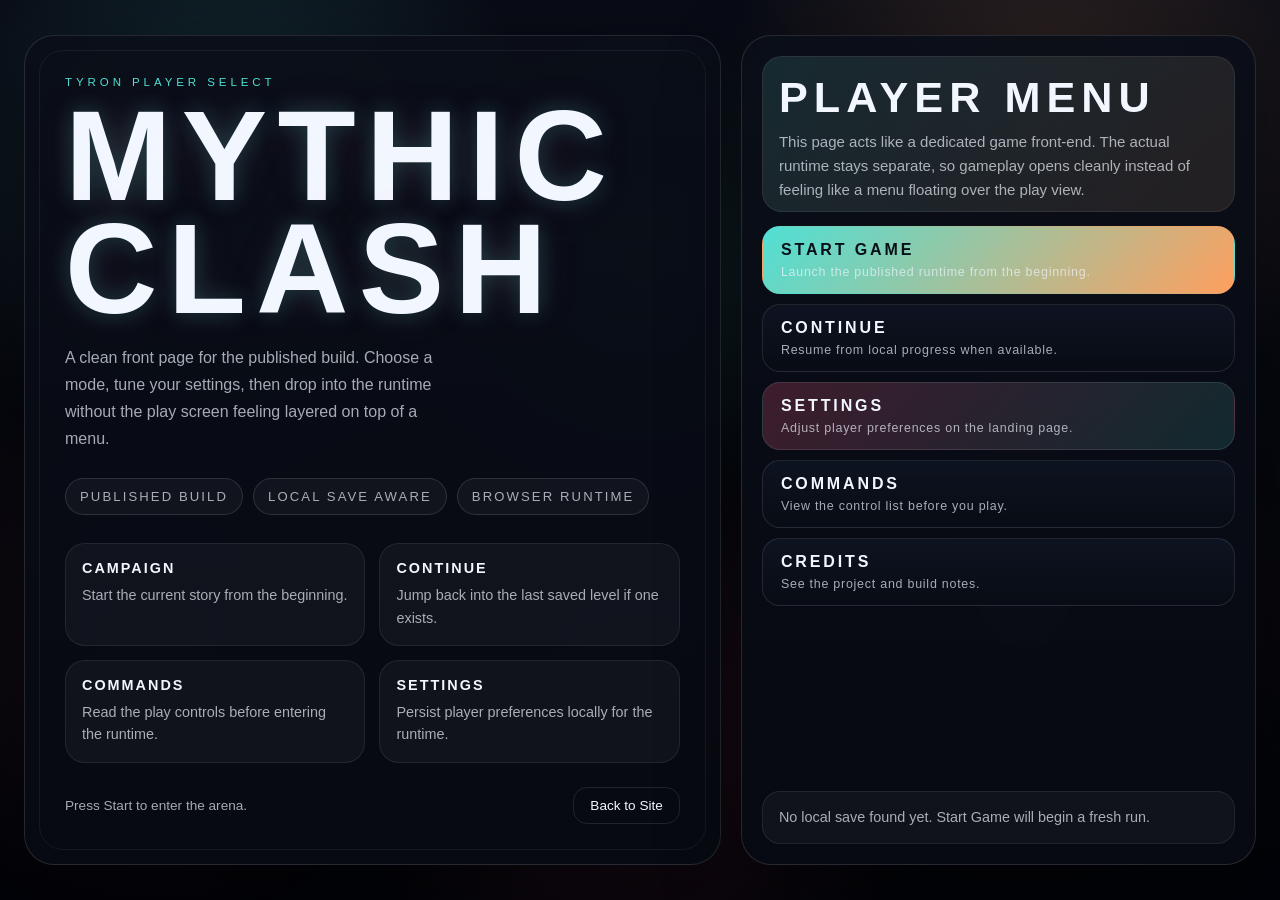
<file: player.html>
<!doctype html>
<html lang="en">
  <head>
    <meta charset="utf-8" />
    <meta name="viewport" content="width=device-width, initial-scale=1" />
    <meta
      name="description"
      content="Tyron player landing page with a MUGEN-style start screen for launching the published runtime."
    />
    <meta name="theme-color" content="#05070d" />
    <title>Tyron Player</title>
    <style>
      :root {
        color-scheme: dark;
        --bg: #05070d;
        --panel: rgba(10, 14, 24, 0.88);
        --panel-soft: rgba(14, 20, 34, 0.72);
        --text: #f2f6ff;
        --muted: rgba(242, 246, 255, 0.68);
        --accent: #4fe0d5;
        --accent-2: #ff9f5e;
        --accent-3: #ff5b8a;
        --stroke: rgba(255, 255, 255, 0.12);
        --shadow: 0 24px 80px rgba(0, 0, 0, 0.45);
        font-family: "Manrope", "Segoe UI", sans-serif;
      }

      * {
        box-sizing: border-box;
        margin: 0;
        padding: 0;
      }

      html,
      body {
        min-height: 100%;
        background:
          radial-gradient(circle at 18% 18%, rgba(79, 224, 213, 0.16), transparent 24%),
          radial-gradient(circle at 82% 12%, rgba(255, 159, 94, 0.16), transparent 25%),
          radial-gradient(circle at 50% 82%, rgba(255, 91, 138, 0.1), transparent 30%),
          linear-gradient(180deg, #090c16 0%, #05070d 56%, #020308 100%);
        color: var(--text);
        overflow: hidden;
      }

      body::before {
        content: "";
        position: fixed;
        inset: 0;
        pointer-events: none;
        background:
          linear-gradient(rgba(255, 255, 255, 0.03) 1px, transparent 1px),
          linear-gradient(90deg, rgba(255, 255, 255, 0.03) 1px, transparent 1px);
        background-size: 56px 56px;
        opacity: 0.15;
        mask-image: linear-gradient(180deg, rgba(0, 0, 0, 0.95), transparent 120%);
      }

      body::after {
        content: "";
        position: fixed;
        inset: 0;
        pointer-events: none;
        background: linear-gradient(180deg, transparent, rgba(0, 0, 0, 0.12), transparent);
        background-size: 100% 8px;
        opacity: 0.45;
        mix-blend-mode: screen;
      }

      button,
      a {
        font: inherit;
      }

      .player-shell {
        position: relative;
        min-height: 100vh;
        padding: 24px;
        display: grid;
        place-items: center;
      }

      .player-stage {
        width: min(100%, 1280px);
        display: grid;
        grid-template-columns: minmax(0, 1.15fr) minmax(320px, 0.85fr);
        gap: 20px;
        align-items: stretch;
      }

      .player-hero,
      .player-menu,
      .player-modal {
        border: 1px solid var(--stroke);
        background: linear-gradient(180deg, rgba(10, 14, 24, 0.92), rgba(7, 10, 18, 0.96));
        box-shadow: var(--shadow);
        backdrop-filter: blur(18px);
      }

      .player-hero {
        border-radius: 30px;
        padding: clamp(24px, 4vw, 40px);
        display: flex;
        flex-direction: column;
        justify-content: space-between;
        min-height: min(82vh, 860px);
        overflow: hidden;
        position: relative;
      }

      .player-hero::before {
        content: "";
        position: absolute;
        inset: 14px;
        border-radius: 24px;
        border: 1px solid rgba(255, 255, 255, 0.06);
        pointer-events: none;
      }

      .player-kicker {
        color: var(--accent);
        text-transform: uppercase;
        letter-spacing: 0.34em;
        font-size: 0.72rem;
      }

      .player-title {
        margin-top: 12px;
        font-family: "Impact", "Haettenschweiler", "Arial Narrow Bold", sans-serif;
        font-size: clamp(3.8rem, 10vw, 8rem);
        line-height: 0.88;
        letter-spacing: 0.08em;
        text-transform: uppercase;
        text-shadow:
          0 0 22px rgba(79, 224, 213, 0.22),
          0 0 44px rgba(255, 91, 138, 0.12);
      }

      .player-subtitle {
        margin-top: 18px;
        max-width: 44ch;
        color: var(--muted);
        line-height: 1.7;
        font-size: 1rem;
      }

      .player-strip {
        margin-top: 26px;
        display: flex;
        flex-wrap: wrap;
        gap: 10px;
      }

      .chip {
        display: inline-flex;
        align-items: center;
        gap: 8px;
        padding: 10px 14px;
        border-radius: 999px;
        border: 1px solid var(--stroke);
        background: rgba(255, 255, 255, 0.04);
        color: var(--muted);
        font-size: 0.82rem;
        text-transform: uppercase;
        letter-spacing: 0.16em;
      }

      .player-grid {
        margin-top: 28px;
        display: grid;
        grid-template-columns: repeat(2, minmax(0, 1fr));
        gap: 14px;
      }

      .player-card {
        padding: 16px;
        border-radius: 20px;
        border: 1px solid rgba(255, 255, 255, 0.08);
        background: rgba(255, 255, 255, 0.04);
      }

      .player-card strong,
      .player-card span {
        display: block;
      }

      .player-card strong {
        font-size: 0.9rem;
        letter-spacing: 0.14em;
        text-transform: uppercase;
      }

      .player-card span {
        margin-top: 8px;
        color: var(--muted);
        line-height: 1.55;
        font-size: 0.9rem;
      }

      .player-footer {
        margin-top: 24px;
        display: flex;
        justify-content: space-between;
        align-items: center;
        gap: 12px;
        flex-wrap: wrap;
        color: var(--muted);
        font-size: 0.85rem;
      }

      .player-menu {
        border-radius: 30px;
        padding: 20px;
        display: flex;
        flex-direction: column;
        gap: 14px;
        min-height: min(82vh, 860px);
      }

      .player-menu__header {
        padding: 16px 16px 8px;
        border-radius: 20px;
        background:
          linear-gradient(135deg, rgba(79, 224, 213, 0.1), rgba(255, 159, 94, 0.08)),
          rgba(255, 255, 255, 0.03);
        border: 1px solid rgba(255, 255, 255, 0.07);
      }

      .player-menu__header h2 {
        font-family: "Impact", "Haettenschweiler", "Arial Narrow Bold", sans-serif;
        font-size: clamp(1.8rem, 4vw, 2.7rem);
        text-transform: uppercase;
        letter-spacing: 0.14em;
      }

      .player-menu__header p {
        margin-top: 8px;
        color: var(--muted);
        line-height: 1.6;
        font-size: 0.94rem;
      }

      .player-menu__list {
        display: grid;
        gap: 10px;
      }

      .player-menu__button {
        width: 100%;
        min-height: 56px;
        padding: 14px 18px;
        border-radius: 18px;
        border: 1px solid rgba(255, 255, 255, 0.1);
        background:
          linear-gradient(180deg, rgba(14, 20, 34, 0.95), rgba(8, 12, 20, 0.98));
        color: var(--text);
        text-transform: uppercase;
        letter-spacing: 0.18em;
        font-weight: 800;
        cursor: pointer;
        transition: transform 0.18s ease, border-color 0.18s ease, box-shadow 0.18s ease;
        text-align: left;
      }

      .player-menu__button:hover,
      .player-menu__button:focus-visible {
        transform: translateY(-1px);
        border-color: rgba(79, 224, 213, 0.5);
        box-shadow: 0 0 0 1px rgba(79, 224, 213, 0.14), 0 18px 30px rgba(0, 0, 0, 0.22);
        outline: none;
      }

      .player-menu__button span {
        display: block;
        margin-top: 6px;
        color: var(--muted);
        font-size: 0.78rem;
        letter-spacing: 0.06em;
        text-transform: none;
        font-weight: 500;
      }

      .player-menu__button--primary {
        background: linear-gradient(135deg, var(--accent), var(--accent-2));
        color: #071018;
        border-color: transparent;
      }

      .player-menu__button--accent {
        background: linear-gradient(135deg, rgba(255, 91, 138, 0.22), rgba(79, 224, 213, 0.14));
      }

      .player-menu__status {
        margin-top: auto;
        padding: 14px 16px;
        border-radius: 18px;
        border: 1px solid rgba(255, 255, 255, 0.08);
        background: rgba(255, 255, 255, 0.04);
        color: var(--muted);
        line-height: 1.55;
        font-size: 0.9rem;
      }

      .player-modal {
        position: fixed;
        inset: 0;
        display: none;
        place-items: center;
        padding: 20px;
        background: rgba(3, 6, 12, 0.72);
        z-index: 10;
      }

      .player-modal.active {
        display: grid;
      }

      .player-modal__card {
        width: min(100%, 560px);
        max-height: min(82vh, 760px);
        overflow: auto;
        border-radius: 28px;
        border: 1px solid var(--stroke);
        background: rgba(8, 12, 20, 0.96);
        box-shadow: 0 24px 90px rgba(0, 0, 0, 0.55);
        padding: 24px;
        display: flex;
        flex-direction: column;
        gap: 14px;
      }

      .player-modal__card h3 {
        font-family: "Impact", "Haettenschweiler", "Arial Narrow Bold", sans-serif;
        font-size: 2rem;
        text-transform: uppercase;
        letter-spacing: 0.14em;
      }

      .player-modal__card p,
      .player-modal__card li {
        color: var(--muted);
        line-height: 1.6;
        font-size: 0.94rem;
      }

      .player-modal__list {
        display: grid;
        gap: 10px;
        list-style: none;
        margin-top: 8px;
      }

      .player-setting {
        display: grid;
        gap: 8px;
        padding: 14px;
        border-radius: 18px;
        border: 1px solid rgba(255, 255, 255, 0.08);
        background: rgba(255, 255, 255, 0.04);
      }

      .player-setting label {
        display: flex;
        justify-content: space-between;
        gap: 10px;
        align-items: center;
        font-size: 0.86rem;
        color: var(--text);
      }

      .player-setting input[type="range"] {
        width: 100%;
        accent-color: var(--accent);
      }

      .player-setting input[type="checkbox"] {
        width: 18px;
        height: 18px;
        accent-color: var(--accent);
      }

      .player-modal__actions {
        display: flex;
        justify-content: flex-end;
        gap: 10px;
        flex-wrap: wrap;
        margin-top: 6px;
      }

      .button {
        display: inline-flex;
        align-items: center;
        justify-content: center;
        border-radius: 14px;
        border: 1px solid rgba(255, 255, 255, 0.1);
        background: rgba(255, 255, 255, 0.05);
        color: var(--text);
        padding: 10px 16px;
        cursor: pointer;
        text-decoration: none;
      }

      .button--primary {
        background: linear-gradient(135deg, var(--accent), var(--accent-2));
        color: #071018;
        border-color: transparent;
        font-weight: 800;
      }

      .button--ghost {
        background: transparent;
      }

      .player-backdrop {
        position: fixed;
        inset: 0;
        pointer-events: none;
        background:
          radial-gradient(circle at 50% 30%, rgba(79, 224, 213, 0.12), transparent 28%),
          radial-gradient(circle at 80% 68%, rgba(255, 159, 94, 0.1), transparent 24%),
          radial-gradient(circle at 12% 72%, rgba(255, 91, 138, 0.08), transparent 22%);
      }

      .player-modal__back {
        align-self: flex-end;
      }

      @media (max-width: 960px) {
        body {
          overflow: auto;
        }

        .player-shell {
          padding: 14px;
        }

        .player-stage {
          grid-template-columns: 1fr;
        }

        .player-hero,
        .player-menu {
          min-height: auto;
        }
      }

      @media (max-width: 640px) {
        .player-title {
          font-size: clamp(3rem, 16vw, 5rem);
        }

        .player-grid {
          grid-template-columns: 1fr;
        }

        .player-menu {
          padding: 16px;
        }

        .player-menu__button {
          letter-spacing: 0.12em;
        }
      }
    </style>
  </head>
  <body>
    <div class="player-backdrop" aria-hidden="true"></div>
    <main class="player-shell">
      <section class="player-stage" aria-labelledby="playerTitle">
        <article class="player-hero">
          <div>
            <p class="player-kicker">Tyron Player Select</p>
            <h1 class="player-title" id="playerTitle">Mythic Clash</h1>
            <p class="player-subtitle">
              A clean front page for the published build. Choose a mode, tune your settings, then
              drop into the runtime without the play screen feeling layered on top of a menu.
            </p>
            <div class="player-strip" aria-label="Player status">
              <span class="chip">Published build</span>
              <span class="chip">Local save aware</span>
              <span class="chip">Browser runtime</span>
            </div>
            <div class="player-grid">
              <article class="player-card">
                <strong>Campaign</strong>
                <span>Start the current story from the beginning.</span>
              </article>
              <article class="player-card">
                <strong>Continue</strong>
                <span>Jump back into the last saved level if one exists.</span>
              </article>
              <article class="player-card">
                <strong>Commands</strong>
                <span>Read the play controls before entering the runtime.</span>
              </article>
              <article class="player-card">
                <strong>Settings</strong>
                <span>Persist player preferences locally for the runtime.</span>
              </article>
            </div>
          </div>

          <div class="player-footer">
            <span>Press Start to enter the arena.</span>
            <a class="button button--ghost" href="index.html">Back to Site</a>
          </div>
        </article>

        <aside class="player-menu" aria-label="Player menu">
          <div class="player-menu__header">
            <h2>Player Menu</h2>
            <p>
              This page acts like a dedicated game front-end. The actual runtime stays separate,
              so gameplay opens cleanly instead of feeling like a menu floating over the play view.
            </p>
          </div>

          <div class="player-menu__list">
            <button class="player-menu__button player-menu__button--primary" data-entry="start">
              Start Game
              <span>Launch the published runtime from the beginning.</span>
            </button>
            <button class="player-menu__button" data-entry="continue">
              Continue
              <span>Resume from local progress when available.</span>
            </button>
            <button class="player-menu__button player-menu__button--accent" data-modal="settings">
              Settings
              <span>Adjust player preferences on the landing page.</span>
            </button>
            <button class="player-menu__button" data-modal="commands">
              Commands
              <span>View the control list before you play.</span>
            </button>
            <button class="player-menu__button" data-modal="credits">
              Credits
              <span>See the project and build notes.</span>
            </button>
          </div>

          <div class="player-menu__status" id="continueStatus" aria-live="polite">
            Checking local save data...
          </div>
        </aside>
      </section>
    </main>

    <section class="player-modal" id="settingsModal" aria-hidden="true">
      <div class="player-modal__card" role="dialog" aria-modal="true" aria-labelledby="settingsTitle">
        <p class="player-kicker">Player Menu</p>
        <h3 id="settingsTitle">Settings</h3>
        <p>These preferences stay in local storage and carry into the runtime.</p>
        <div class="player-setting">
          <label for="playerCameraSpeed">Camera speed</label>
          <input id="playerCameraSpeed" type="range" min="0.5" max="2.5" step="0.1" value="1" />
        </div>
        <div class="player-setting">
          <label for="playerSubtitles">Subtitle hints</label>
          <div style="display:flex;justify-content:space-between;align-items:center;gap:10px;">
            <span>Show helper text in the runtime</span>
            <input id="playerSubtitles" type="checkbox" checked />
          </div>
        </div>
        <div class="player-setting">
          <label for="playerTouch">Touch controls</label>
          <div style="display:flex;justify-content:space-between;align-items:center;gap:10px;">
            <span>Keep the mobile D-pad visible</span>
            <input id="playerTouch" type="checkbox" checked />
          </div>
        </div>
        <div class="player-modal__actions">
          <button class="button button--ghost player-modal__back" type="button" data-close-modal>Back</button>
        </div>
      </div>
    </section>

    <section class="player-modal" id="commandsModal" aria-hidden="true">
      <div class="player-modal__card" role="dialog" aria-modal="true" aria-labelledby="commandsTitle">
        <p class="player-kicker">Player Menu</p>
        <h3 id="commandsTitle">Commands</h3>
        <ul class="player-modal__list">
          <li>WASD or arrow keys move the character.</li>
          <li>Space jumps.</li>
          <li>IJKL orbit the camera in the runtime.</li>
          <li>Escape pauses the game.</li>
          <li>Tap the on-screen D-pad on mobile.</li>
        </ul>
        <div class="player-modal__actions">
          <button class="button button--ghost player-modal__back" type="button" data-close-modal>Back</button>
        </div>
      </div>
    </section>

    <section class="player-modal" id="creditsModal" aria-hidden="true">
      <div class="player-modal__card" role="dialog" aria-modal="true" aria-labelledby="creditsTitle">
        <p class="player-kicker">Player Menu</p>
        <h3 id="creditsTitle">Credits</h3>
        <p>
          Tyron browser runtime and editor experience. This landing page stays separate from the
          play runtime so the game opens cleanly.
        </p>
        <div class="player-modal__actions">
          <button class="button button--ghost player-modal__back" type="button" data-close-modal>Back</button>
        </div>
      </div>
    </section>

    <script>
      const PLAYER_PROGRESS_STORAGE_KEY = "tyronPlayerProgress";
      const PLAYER_PREFERENCES_STORAGE_KEY = "tyronPlayerPreferences";
      const settingsModal = document.getElementById("settingsModal");
      const commandsModal = document.getElementById("commandsModal");
      const creditsModal = document.getElementById("creditsModal");
      const continueStatus = document.getElementById("continueStatus");
      const playerCameraSpeed = document.getElementById("playerCameraSpeed");
      const playerSubtitles = document.getElementById("playerSubtitles");
      const playerTouch = document.getElementById("playerTouch");
      const modalStack = [settingsModal, commandsModal, creditsModal];
      const preferences = {
        cameraSpeed: 1,
        subtitles: true,
        touchControls: true,
      };

      const loadPreferences = () => {
        try {
          const raw = localStorage.getItem(PLAYER_PREFERENCES_STORAGE_KEY);
          if (!raw) return;
          const parsed = JSON.parse(raw);
          if (Number.isFinite(parsed.cameraSpeed)) {
            preferences.cameraSpeed = Math.min(Math.max(parsed.cameraSpeed, 0.5), 2.5);
          }
          if (typeof parsed.subtitles === "boolean") {
            preferences.subtitles = parsed.subtitles;
          }
          if (typeof parsed.touchControls === "boolean") {
            preferences.touchControls = parsed.touchControls;
          }
        } catch (error) {
          console.warn("Failed to load player preferences:", error);
        }
      };

      const savePreferences = () => {
        localStorage.setItem(PLAYER_PREFERENCES_STORAGE_KEY, JSON.stringify(preferences));
      };

      const refreshContinueState = () => {
        const hasProgress = Boolean(localStorage.getItem(PLAYER_PROGRESS_STORAGE_KEY));
        const continueButton = document.querySelector('[data-entry="continue"]');
        if (continueButton instanceof HTMLButtonElement) {
          continueButton.disabled = !hasProgress;
        }
        if (continueStatus) {
          continueStatus.textContent = hasProgress
            ? "Continue is ready. Your last save will load in the runtime."
            : "No local save found yet. Start Game will begin a fresh run.";
        }
      };

      const openModal = (modal) => {
        modalStack.forEach((item) => {
          if (!item) return;
          item.classList.remove("active");
          item.setAttribute("aria-hidden", "true");
        });
        if (modal) {
          modal.classList.add("active");
          modal.setAttribute("aria-hidden", "false");
        }
      };

      const closeModals = () => {
        modalStack.forEach((item) => {
          if (!item) return;
          item.classList.remove("active");
          item.setAttribute("aria-hidden", "true");
        });
      };

      loadPreferences();
      refreshContinueState();

      if (playerCameraSpeed) {
        playerCameraSpeed.value = String(preferences.cameraSpeed);
      }
      if (playerSubtitles) {
        playerSubtitles.checked = preferences.subtitles;
      }
      if (playerTouch) {
        playerTouch.checked = preferences.touchControls;
      }

      document.querySelectorAll("[data-entry]").forEach((button) => {
        button.addEventListener("click", () => {
          const entry = button.getAttribute("data-entry");
          const url = new URL("runtime.html", window.location.href);
          url.searchParams.set("entry", entry === "continue" ? "continue" : "start");
          window.location.href = url.toString();
        });
      });

      document.querySelectorAll("[data-modal]").forEach((button) => {
        button.addEventListener("click", () => {
          const modalId = `${button.getAttribute("data-modal")}Modal`;
          openModal(document.getElementById(modalId));
        });
      });

      document.querySelectorAll("[data-close-modal]").forEach((button) => {
        button.addEventListener("click", closeModals);
      });

      if (playerCameraSpeed) {
        playerCameraSpeed.addEventListener("input", () => {
          preferences.cameraSpeed = Number.parseFloat(playerCameraSpeed.value) || 1;
          savePreferences();
        });
      }

      if (playerSubtitles) {
        playerSubtitles.addEventListener("change", () => {
          preferences.subtitles = playerSubtitles.checked;
          savePreferences();
        });
      }

      if (playerTouch) {
        playerTouch.addEventListener("change", () => {
          preferences.touchControls = playerTouch.checked;
          savePreferences();
        });
      }

      window.addEventListener("keydown", (event) => {
        if (event.key === "Escape") {
          closeModals();
        }
      });
    </script>
  </body>
</html>
</file>
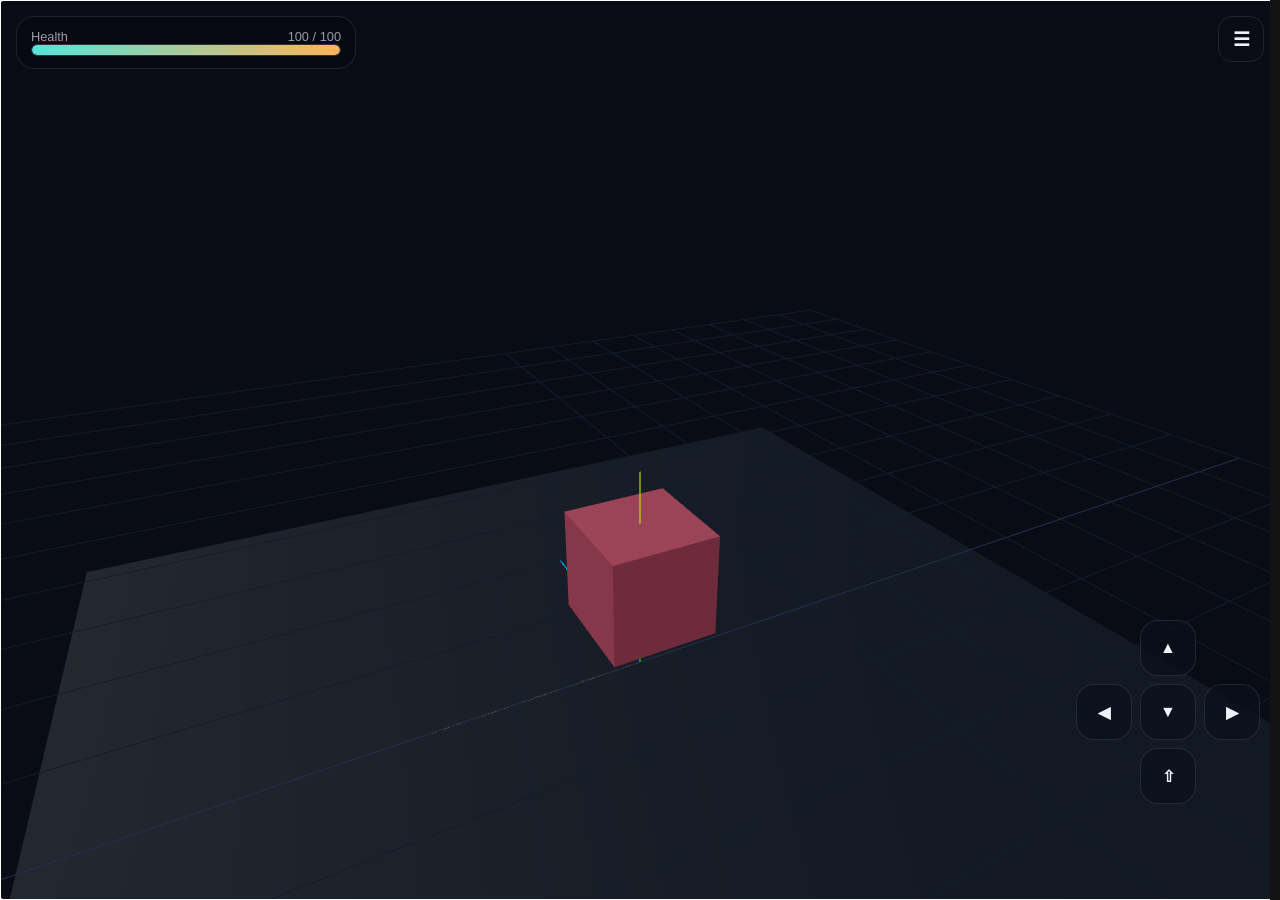
<file: runtime.html>
<!doctype html>
<html lang="en">
  <head>
    <meta charset="utf-8" />
    <meta name="viewport" content="width=device-width, initial-scale=1" />
    <meta
      name="description"
      content="Tyron runtime preview for loading saved mythic scenes and testing player movement."
    />
    <meta name="theme-color" content="#090c15" />
    <title>Tyron Runtime</title>
    <style>
      :root {
        color-scheme: dark;
        --bg: #070a11;
        --panel: rgba(11, 16, 27, 0.82);
        --panel-strong: rgba(10, 15, 25, 0.94);
        --text: #eef2f8;
        --muted: rgba(238, 242, 248, 0.64);
        --accent: #55e4da;
        --accent-2: #ffb35a;
        --stroke: rgba(255, 255, 255, 0.1);
        --glow: rgba(85, 228, 218, 0.26);
        font-family: "Manrope", "Segoe UI", sans-serif;
      }

      * {
        box-sizing: border-box;
        margin: 0;
        padding: 0;
        scrollbar-width: thin;
        scrollbar-color: rgba(85, 228, 218, 0.6) rgba(8, 12, 18, 0.56);
      }

      html,
      body {
        min-height: 100%;
        background:
          radial-gradient(circle at top left, rgba(85, 228, 218, 0.16), transparent 28%),
          radial-gradient(circle at 85% 10%, rgba(255, 179, 90, 0.14), transparent 26%),
          linear-gradient(180deg, #0d1220 0%, #070a11 56%, #05070d 100%);
        color: var(--text);
        scrollbar-gutter: stable;
      }

      *::-webkit-scrollbar {
        width: 12px;
        height: 12px;
      }

      *::-webkit-scrollbar-track {
        background: rgba(8, 12, 18, 0.5);
        border-radius: 999px;
      }

      *::-webkit-scrollbar-thumb {
        border-radius: 999px;
        border: 3px solid rgba(8, 12, 18, 0.5);
        background:
          linear-gradient(180deg, rgba(85, 228, 218, 0.92), rgba(255, 179, 90, 0.78));
      }

      *::-webkit-scrollbar-thumb:hover {
        background:
          linear-gradient(180deg, rgba(85, 228, 218, 1), rgba(255, 179, 90, 0.9));
      }

      *::-webkit-scrollbar-corner {
        background: rgba(8, 12, 18, 0.5);
      }

      body {
        overflow: hidden;
      }

      body::before {
        content: "";
        position: fixed;
        inset: 0;
        pointer-events: none;
        background-image:
          linear-gradient(rgba(255, 255, 255, 0.03) 1px, transparent 1px),
          linear-gradient(90deg, rgba(255, 255, 255, 0.03) 1px, transparent 1px);
        background-size: 64px 64px;
        opacity: 0.16;
        mask-image: linear-gradient(180deg, rgba(0, 0, 0, 0.9), transparent 120%);
      }

      .runtime-app {
        position: relative;
        min-height: 100vh;
        display: grid;
        grid-template-rows: auto minmax(0, 1fr);
        gap: 16px;
        padding: 16px;
      }

      .topbar {
        display: flex;
        align-items: center;
        justify-content: space-between;
        gap: 16px;
        padding: 14px 18px;
        border-radius: 20px;
        border: 1px solid var(--stroke);
        background: rgba(9, 13, 22, 0.76);
        backdrop-filter: blur(18px);
        box-shadow: 0 18px 50px rgba(0, 0, 0, 0.35);
        z-index: 2;
      }

      .runtime__meta-row {
        display: flex;
        align-items: center;
        justify-content: space-between;
        gap: 12px;
        color: var(--muted);
        font-size: 0.8rem;
      }

      .runtime__meta-note {
        color: var(--muted);
        font-size: 0.82rem;
        line-height: 1.4;
      }

      .runtime__meta-track {
        width: 100%;
        height: 12px;
        border-radius: 999px;
        overflow: hidden;
        background: rgba(255, 255, 255, 0.08);
        border: 1px solid rgba(255, 255, 255, 0.1);
      }

      .runtime__meta-fill {
        width: 100%;
        height: 100%;
        border-radius: inherit;
        background: linear-gradient(90deg, var(--accent), var(--accent-2));
        box-shadow: 0 0 16px rgba(85, 228, 218, 0.35);
        transition: width 120ms ease;
      }

      .toolbar {
        display: flex;
        align-items: center;
        gap: 10px;
        flex-wrap: wrap;
      }

      .runtime__player-tools {
        position: relative;
        display: flex;
        align-items: center;
      }

      .runtime__devtools {
        display: flex;
        align-items: center;
        gap: 10px;
        flex-wrap: wrap;
      }

      button,
      .ghost {
        display: inline-flex;
        align-items: center;
        justify-content: center;
        border-radius: 999px;
        border: 1px solid var(--stroke);
        background: transparent;
        color: var(--text);
        padding: 10px 16px;
        font: inherit;
        text-decoration: none;
        cursor: pointer;
        transition: transform 0.2s ease, border-color 0.2s ease, background 0.2s ease;
      }

      select {
        border-radius: 999px;
        border: 1px solid var(--stroke);
        background: rgba(10, 16, 28, 0.72);
        color: var(--text);
        padding: 10px 14px;
        font: inherit;
        cursor: pointer;
        transition: transform 0.2s ease, border-color 0.2s ease, background 0.2s ease;
      }

      select:hover:not(:disabled),
      select:focus-visible {
        transform: translateY(-1px);
        border-color: rgba(85, 228, 218, 0.55);
      }

      select:disabled {
        opacity: 0.65;
        cursor: not-allowed;
      }

      button:hover,
      .ghost:hover {
        transform: translateY(-1px);
        border-color: rgba(85, 228, 218, 0.55);
      }

      button:focus-visible,
      .ghost:focus-visible {
        outline: 2px solid var(--accent);
        outline-offset: 3px;
      }

      button:disabled {
        opacity: 0.6;
        cursor: wait;
        transform: none;
      }

      .runtime {
        position: relative;
        min-height: 0;
        overflow: hidden;
      }

      .runtime-stage {
        position: relative;
        height: 100%;
        min-height: 0;
        border-radius: 24px;
        border: 1px solid var(--stroke);
        overflow: hidden;
        background: rgba(7, 10, 18, 0.8);
        box-shadow: 0 30px 80px rgba(0, 0, 0, 0.42);
      }

      #runtime {
        width: 100%;
        height: 100%;
        display: block;
        touch-action: none;
      }

      .runtime__hud {
        position: absolute;
        left: 16px;
        right: 16px;
        bottom: 16px;
        display: flex;
        justify-content: space-between;
        align-items: flex-end;
        gap: 14px;
        flex-wrap: wrap;
        padding: 12px 14px;
        border-radius: 18px;
        background: rgba(7, 10, 18, 0.78);
        border: 1px solid var(--stroke);
        backdrop-filter: blur(14px);
        pointer-events: none;
      }

      .runtime__floatbar {
        position: absolute;
        top: 16px;
        left: 16px;
        right: 16px;
        display: flex;
        justify-content: space-between;
        align-items: flex-start;
        gap: 12px;
        z-index: 4;
        pointer-events: none;
      }

      .runtime__floatbar > * {
        pointer-events: auto;
      }

      .runtime__health {
        min-width: min(100%, 340px);
        padding: 12px 14px;
        border-radius: 18px;
        background: rgba(7, 10, 18, 0.78);
        border: 1px solid var(--stroke);
        backdrop-filter: blur(14px);
      }

      .runtime__scene-banner {
        position: absolute;
        top: 16px;
        left: 50%;
        transform: translateX(-50%);
        padding: 10px 16px;
        border-radius: 999px;
        background: rgba(7, 10, 18, 0.82);
        border: 1px solid var(--stroke);
        backdrop-filter: blur(14px);
        color: var(--text);
        font-size: 0.85rem;
        letter-spacing: 0.04em;
        pointer-events: none;
        min-width: min(90vw, 360px);
        text-align: center;
      }

      .runtime__objective {
        position: absolute;
        top: 64px;
        left: 50%;
        transform: translateX(-50%);
        padding: 10px 14px;
        border-radius: 14px;
        background: rgba(7, 10, 18, 0.72);
        border: 1px solid var(--stroke);
        color: var(--muted);
        font-size: 0.82rem;
        text-align: center;
        max-width: min(90vw, 520px);
        pointer-events: none;
      }

      .runtime__minimap {
        position: absolute;
        right: 16px;
        top: 16px;
        width: 160px;
        min-height: 140px;
        padding: 12px;
        border-radius: 18px;
        background: rgba(7, 10, 18, 0.76);
        border: 1px solid var(--stroke);
        backdrop-filter: blur(14px);
        color: var(--muted);
        font-size: 0.78rem;
        pointer-events: none;
        display: flex;
        flex-direction: column;
        gap: 8px;
      }

      .runtime__minimap strong {
        color: var(--text);
        font-size: 0.82rem;
      }

      .runtime__pause-overlay {
        position: absolute;
        inset: 0;
        display: none;
        place-items: center;
        padding: 20px;
        background: rgba(4, 8, 14, 0.62);
        backdrop-filter: blur(10px);
        z-index: 5;
      }

      .runtime__pause-overlay.active {
        display: grid;
      }

      .runtime__pause-card {
        width: min(100%, 360px);
        padding: 20px;
        border-radius: 20px;
        background: rgba(9, 13, 22, 0.92);
        border: 1px solid var(--stroke);
        box-shadow: 0 20px 60px rgba(0, 0, 0, 0.45);
        display: flex;
        flex-direction: column;
        gap: 12px;
      }

      .runtime__pause-card h2 {
        font-size: 1.1rem;
      }

      .runtime__pause-card p {
        color: var(--muted);
        line-height: 1.5;
        font-size: 0.9rem;
      }

      .runtime__pause-card .toolbar {
        justify-content: flex-start;
      }

      .runtime__start-screen {
        position: absolute;
        inset: 0;
        z-index: 6;
        display: grid;
        place-items: center;
        padding: 20px;
        background:
          radial-gradient(circle at top left, rgba(85, 228, 218, 0.16), transparent 34%),
          radial-gradient(circle at 80% 12%, rgba(255, 179, 90, 0.16), transparent 30%),
          rgba(4, 8, 14, 0.72);
        backdrop-filter: blur(16px);
      }

      .runtime__menu-shell {
        width: min(100%, 540px);
        display: grid;
        gap: 12px;
        position: relative;
      }

      .runtime__menu-dock {
        display: flex;
        justify-content: flex-end;
      }

      .runtime__menu-burger {
        width: 46px;
        height: 46px;
        padding: 0;
        border-radius: 14px;
        font-size: 1.2rem;
        font-weight: 800;
      }

      .runtime__menu-tray {
        display: flex;
        align-items: center;
        justify-content: flex-end;
        gap: 10px;
        padding: 10px;
        border-radius: 18px;
        border: 1px solid var(--stroke);
        background: rgba(9, 13, 22, 0.92);
        box-shadow: 0 18px 50px rgba(0, 0, 0, 0.42);
        flex-wrap: wrap;
      }

      .runtime__player-tools .runtime__menu-tray {
        position: absolute;
        top: calc(100% + 10px);
        right: 0;
        width: min(88vw, 360px);
        z-index: 12;
      }

      .runtime__menu-tray button {
        min-width: 110px;
      }

      .runtime__menu-panel {
        width: 100%;
        max-height: min(68vh, 520px);
        overflow: auto;
        overscroll-behavior: contain;
        border-radius: 28px;
        border: 1px solid var(--stroke);
        background: rgba(9, 13, 22, 0.9);
        box-shadow: 0 24px 80px rgba(0, 0, 0, 0.5);
        display: flex;
        flex-direction: column;
        gap: 16px;
        padding: clamp(18px, 4vw, 28px);
      }

      .runtime__menu-kicker {
        color: var(--accent);
        text-transform: uppercase;
        letter-spacing: 0.3em;
        font-size: 0.72rem;
      }

      .runtime__menu-panel h1 {
        font-size: clamp(2.1rem, 6vw, 4.6rem);
        line-height: 0.94;
        letter-spacing: -0.04em;
        max-width: 11ch;
      }

      .runtime__menu-lead {
        max-width: 52ch;
        color: var(--muted);
        line-height: 1.65;
        font-size: 0.98rem;
      }

      .runtime__menu-hero {
        display: flex;
        flex-direction: column;
        gap: 12px;
      }

      .runtime__menu-home {
        min-height: 0;
        justify-content: flex-start;
      }

      .runtime__menu-actions {
        display: flex;
        flex-wrap: wrap;
        gap: 12px;
      }

      .runtime__menu-actions button,
      .runtime__menu-actions .ghost {
        flex: 1 1 170px;
        justify-content: center;
      }

      .runtime__menu-primary {
        background: linear-gradient(135deg, var(--accent), var(--accent-2));
        color: #071018;
        border-color: transparent;
        font-weight: 800;
      }

      .runtime__menu-card {
        padding: 14px;
        border-radius: 18px;
        background: rgba(14, 20, 34, 0.62);
        border: 1px solid rgba(255, 255, 255, 0.08);
      }

      .runtime__menu-stack {
        display: flex;
        flex-direction: column;
        gap: 14px;
      }

      .runtime__menu-stack .runtime__menu-card {
        flex: 0 0 auto;
      }

      .runtime__menu-card h2,
      .runtime__menu-card h3 {
        font-size: 0.9rem;
        letter-spacing: 0.12em;
        text-transform: uppercase;
      }

      .runtime__menu-card p,
      .runtime__menu-card li,
      .runtime__menu-card span {
        color: var(--muted);
        font-size: 0.88rem;
        line-height: 1.55;
      }

      .runtime__menu-list {
        margin-top: 10px;
        display: grid;
        gap: 8px;
        list-style: none;
      }

      .runtime__menu-list button {
        width: 100%;
        justify-content: flex-start;
        padding-inline: 14px;
      }

      .runtime__menu-settings {
        display: grid;
        gap: 10px;
      }

      .runtime__menu-setting {
        display: flex;
        align-items: center;
        justify-content: space-between;
        gap: 12px;
        padding: 10px 12px;
        border-radius: 14px;
        border: 1px solid rgba(255, 255, 255, 0.08);
        background: rgba(10, 16, 28, 0.66);
      }

      .runtime__menu-setting strong {
        font-size: 0.86rem;
      }

      .runtime__menu-setting span {
        color: var(--muted);
        font-size: 0.78rem;
      }

      .runtime__menu-setting input[type="range"] {
        width: 120px;
        accent-color: var(--accent);
      }

      .runtime__menu-backrow {
        display: flex;
        justify-content: flex-end;
        padding-top: 4px;
      }

      .runtime__menu-hidden {
        display: none;
      }

      body[data-runtime-mode="client"] .runtime__devtools {
        display: none;
      }

      body[data-runtime-mode="client"] .topbar {
        display: none;
      }

      body[data-runtime-mode="client"] .runtime-app {
        padding: 0;
        gap: 0;
        height: 100vh;
        max-height: 100vh;
      }

      body[data-runtime-mode="client"] .runtime-stage {
        position: fixed;
        inset: 0;
        width: 100vw;
        height: 100vh;
        min-height: 100vh;
        border-radius: 0;
        border: none;
        box-shadow: none;
      }

      .runtime__hud strong {
        display: block;
        margin-bottom: 3px;
        font-size: 0.92rem;
      }

      .runtime__hud-left {
        display: flex;
        flex-direction: column;
        gap: 8px;
        min-width: min(100%, 340px);
      }

      .runtime__health {
        display: flex;
        flex-direction: column;
        gap: 6px;
      }

      .runtime__health-row {
        display: flex;
        align-items: center;
        justify-content: space-between;
        gap: 12px;
        color: var(--muted);
        font-size: 0.8rem;
      }

      .runtime__health-track {
        width: 100%;
        height: 12px;
        border-radius: 999px;
        overflow: hidden;
        background: rgba(255, 255, 255, 0.08);
        border: 1px solid rgba(255, 255, 255, 0.1);
      }

      .runtime__health-fill {
        width: 100%;
        height: 100%;
        border-radius: inherit;
        background: linear-gradient(90deg, var(--accent), var(--accent-2));
        box-shadow: 0 0 16px rgba(85, 228, 218, 0.35);
        transition: width 120ms ease;
      }

      .runtime__hud span,
      .runtime__legend {
        color: var(--muted);
        font-size: 0.82rem;
      }

      .runtime__legend {
        max-width: 36ch;
        text-align: right;
      }

      .controls {
        position: absolute;
        right: 20px;
        bottom: 96px;
        display: grid;
        grid-template-columns: 56px 56px 56px;
        grid-template-rows: 56px 56px 56px;
        gap: 8px;
        pointer-events: auto;
      }

      .controls button {
        width: 56px;
        height: 56px;
        border-radius: 18px;
        background: rgba(10, 16, 28, 0.72);
        font-size: 1rem;
        font-weight: 700;
      }

      .controls button:active {
        background: rgba(85, 228, 218, 0.22);
        border-color: rgba(85, 228, 218, 0.6);
      }

      .controls .spacer {
        pointer-events: none;
        opacity: 0;
        border: none;
        background: transparent;
      }

      @media (max-width: 760px) {
        body {
          overflow: auto;
        }

        .runtime-app {
          min-height: auto;
          padding: 12px;
        }

        .topbar {
          position: sticky;
          top: 0;
          flex-wrap: wrap;
        }

        .runtime-stage {
          min-height: calc(100svh - 92px);
        }

        body[data-runtime-mode="client"] .runtime-stage {
          min-height: 100svh;
          height: 100svh;
          inset: 0;
        }

        .controls {
          right: 12px;
          bottom: 104px;
          transform: scale(0.9);
          transform-origin: bottom right;
        }

        .runtime__hud {
          left: 12px;
          right: 12px;
          bottom: 12px;
        }

        .runtime__floatbar {
          top: 12px;
          left: 12px;
          right: 12px;
          flex-direction: column;
          align-items: flex-start;
        }

        .runtime__legend {
          max-width: none;
          text-align: left;
        }

        .runtime__start-screen {
          align-items: stretch;
        }

        .runtime__menu-shell {
          width: min(100%, 560px);
        }

        .runtime__menu-panel {
          max-height: calc(100svh - 40px);
        }

        .runtime__menu-tray {
          width: min(92vw, 360px);
          justify-content: flex-start;
        }

        .runtime__menu-tray button {
          min-width: 0;
          flex: 1 1 120px;
        }

        .runtime__menu-actions {
          flex-direction: column;
        }

        .runtime__menu-actions button,
        .runtime__menu-actions .ghost {
          flex: 0 0 auto;
          width: 100%;
        }

        .runtime__menu-setting {
          flex-direction: column;
          align-items: stretch;
        }

        .runtime__menu-setting input[type="range"] {
          width: 100%;
        }

        .runtime__menu-home {
          min-height: auto;
        }
      }

      @media (min-width: 761px) {
        body {
          overflow: hidden;
        }

        .runtime-app {
          height: 100vh;
          max-height: 100vh;
          overflow: hidden;
        }

        .runtime-stage {
          min-height: 0;
        }
      }

      @media (prefers-reduced-motion: reduce) {
        *,
        *::before,
        *::after {
          scroll-behavior: auto;
          transition: none !important;
        }
      }
    </style>
  </head>
  <body data-runtime-mode="client">
    <div class="runtime-app">
      <header class="topbar">
        <span id="runtimeStatus" aria-live="polite">Waiting for a published build...</span>
        <div class="runtime__devtools">
          <button id="loadScene" type="button">Load Draft</button>
          <label class="ghost" style="display:flex;align-items:center;gap:10px;padding-right:12px;">
            <span style="color:var(--muted);font-size:0.78rem;">Camera</span>
            <select id="cameraSelect" aria-label="Choose active camera" disabled></select>
          </label>
          <a class="ghost" href="editor.html">Back to Editor</a>
        </div>
      </header>

      <main class="runtime">
        <section class="runtime-stage">
          <canvas id="runtime" tabindex="0" aria-label="Tyron runtime viewport"></canvas>
          <div class="runtime__floatbar" aria-label="Floating game HUD">
            <div class="runtime__health" aria-live="polite">
              <div class="runtime__meta-row">
                <span>Health</span>
                <span id="runtimeHealthText">100 / 100</span>
              </div>
              <div class="runtime__meta-track" aria-hidden="true">
                <div class="runtime__meta-fill" id="runtimeHealthFill"></div>
              </div>
            </div>
            <div class="runtime__player-tools">
              <button
                class="runtime__menu-burger"
                id="runtimeMenuBurgerButton"
                type="button"
                aria-expanded="false"
                aria-controls="runtimeMenuTray"
                aria-label="Open player menu"
              >
                &#9776;
              </button>
              <div class="runtime__menu-tray runtime__menu-hidden" id="runtimeMenuTray" aria-hidden="true">
                <button id="runtimeMenuHomeButton" type="button">Home</button>
                <button id="runtimeMenuSettingsButton" type="button">Settings</button>
                <button id="runtimeMenuCommandsButton" type="button">Commands</button>
              </div>
            </div>
          </div>
          <div class="runtime__objective" id="runtimeObjectiveText">Objective text will appear here.</div>
          <aside class="runtime__minimap" id="runtimeMinimap" aria-label="Minimap">
            <strong>Minimap</strong>
            <span>Scene overview will appear here.</span>
          </aside>
          <div class="controls" aria-label="Movement controls" role="group">
            <button class="spacer" tabindex="-1" aria-hidden="true"></button>
            <button data-move="forward" type="button" aria-label="Move forward">&#9650;</button>
            <button class="spacer" tabindex="-1" aria-hidden="true"></button>
            <button data-move="left" type="button" aria-label="Move left">&#9664;</button>
            <button data-move="back" type="button" aria-label="Move backward">&#9660;</button>
            <button data-move="right" type="button" aria-label="Move right">&#9654;</button>
            <button class="spacer" tabindex="-1" aria-hidden="true"></button>
            <button data-move="jump" type="button" aria-label="Jump">&#8679;</button>
            <button class="spacer" tabindex="-1" aria-hidden="true"></button>
          </div>
          <div class="runtime__pause-overlay" id="runtimePauseOverlay" aria-hidden="true">
            <div class="runtime__pause-card">
              <h2 id="runtimePauseTitle">Paused</h2>
              <p id="runtimePauseDescription">Press Resume to keep playing.</p>
              <div class="toolbar">
                <button id="runtimeResumeButton" type="button">Resume</button>
                <button id="runtimeRestartButton" type="button">Restart</button>
              </div>
            </div>
          </div>
          <div class="runtime__start-screen runtime__menu-hidden" id="runtimeStartScreen" aria-hidden="true">
            <div class="runtime__menu-shell" id="runtimeMenuShell" data-view="home">
              <section class="runtime__menu-panel runtime__menu-home" id="runtimeHomePanel">
                <div class="runtime__menu-hero">
                  <p class="runtime__menu-kicker">Tyron Player</p>
                  <h1 id="runtimeMenuTitle">Enter the world</h1>
                  <p class="runtime__menu-lead" id="runtimeMenuLead">
                    Load the published build and step into the game. Start Game begins the
                    current campaign, Continue resumes the last session, and the menu button opens
                    settings or commands.
                  </p>
                </div>

                <div class="runtime__menu-actions">
                  <button class="runtime__menu-primary" id="runtimeStartButton" type="button">
                    Start Game
                  </button>
                  <button type="button" id="runtimeContinueButton">Continue</button>
                </div>

                <div class="runtime__menu-card">
                  <h2>Session</h2>
                  <p id="runtimeMenuSessionText">No build loaded yet.</p>
                </div>
              </section>

              <section class="runtime__menu-panel runtime__menu-hidden" id="runtimeSettingsPanel" aria-hidden="true">
                <p class="runtime__menu-kicker">Player Menu</p>
                <h1>Settings</h1>
                <p class="runtime__menu-lead">
                  Adjust how the player experience feels without opening the editor.
                </p>
                <div class="runtime__menu-settings">
                  <label class="runtime__menu-setting">
                    <span>
                      <strong>Camera speed</strong>
                      <br />
                      Adjust orbit responsiveness
                    </span>
                    <input id="runtimeCameraSpeed" type="range" min="0.5" max="2.5" step="0.1" value="1" />
                  </label>
                  <label class="runtime__menu-setting">
                    <span>
                      <strong>Subtitle hints</strong>
                      <br />
                      Show objective helper text
                    </span>
                    <input id="runtimeSubtitlesToggle" type="checkbox" checked />
                  </label>
                  <label class="runtime__menu-setting">
                    <span>
                      <strong>Touch controls</strong>
                      <br />
                      Keep the mobile D-pad visible
                    </span>
                    <input id="runtimeTouchToggle" type="checkbox" checked />
                  </label>
                </div>
                <div class="runtime__menu-backrow">
                  <button id="runtimeSettingsBackButton" type="button">Back Home</button>
                </div>
              </section>

              <section class="runtime__menu-panel runtime__menu-hidden" id="runtimeCommandsPanel" aria-hidden="true">
                <p class="runtime__menu-kicker">Player Menu</p>
                <h1>Commands</h1>
                <p class="runtime__menu-lead">
                  The main movement and menu controls are listed here so the home screen stays
                  tight and easy to read.
                </p>
                <div class="runtime__menu-card">
                  <ul class="runtime__menu-list">
                    <li><span>WASD / arrows to move</span></li>
                    <li><span>Space to jump</span></li>
                    <li><span>IJKL to orbit the camera</span></li>
                    <li><span>Escape to pause</span></li>
                    <li><span>Tap the D-pad on mobile</span></li>
                  </ul>
                </div>
                <div class="runtime__menu-backrow">
                  <button id="runtimeCommandsBackButton" type="button">Back Home</button>
                </div>
              </section>
            </div>
          </div>
        </section>
      </main>
    </div>

    <script type="importmap">
      {
        "imports": {
          "three": "./assets/vendor/three.module.js",
          "three/addons/": "./assets/vendor/"
        }
      }
    </script>
    <script type="module" src="./src/runtime/runtime.js"></script>
  </body>
</html>
</file>
